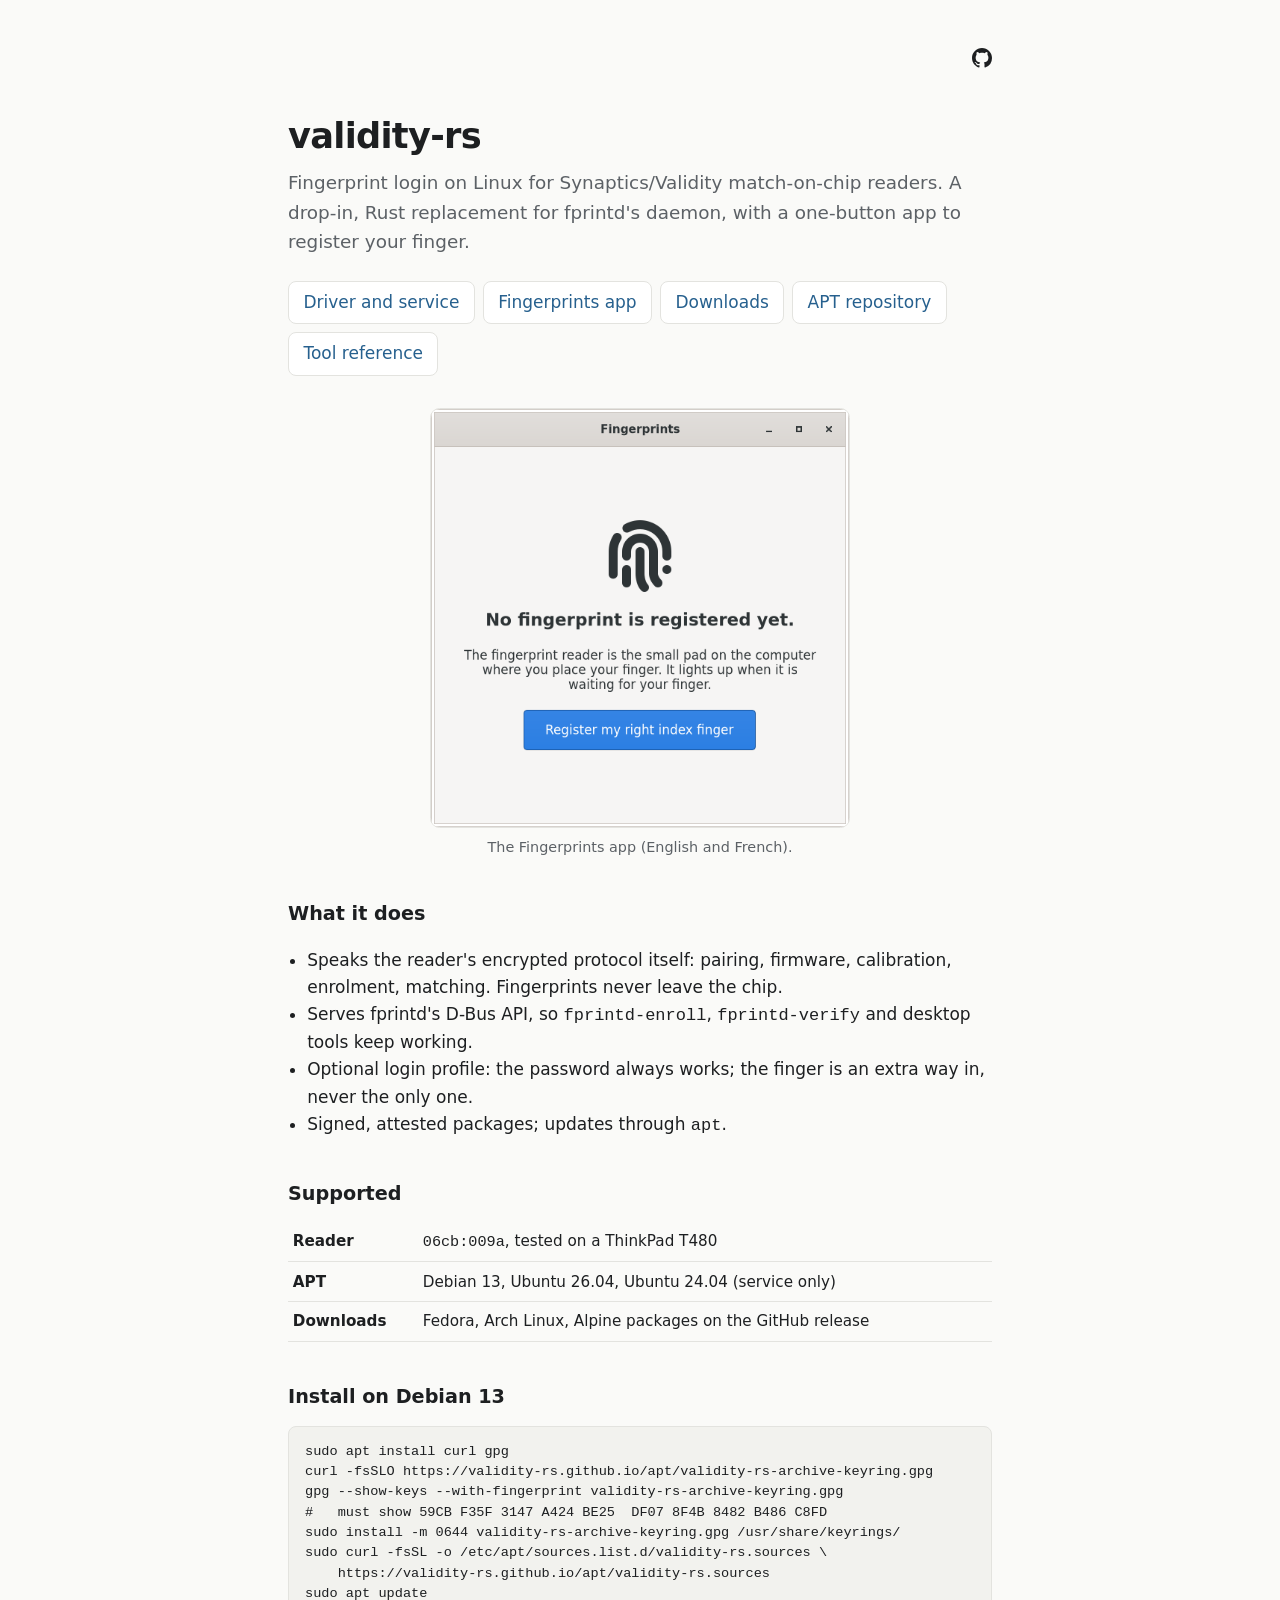
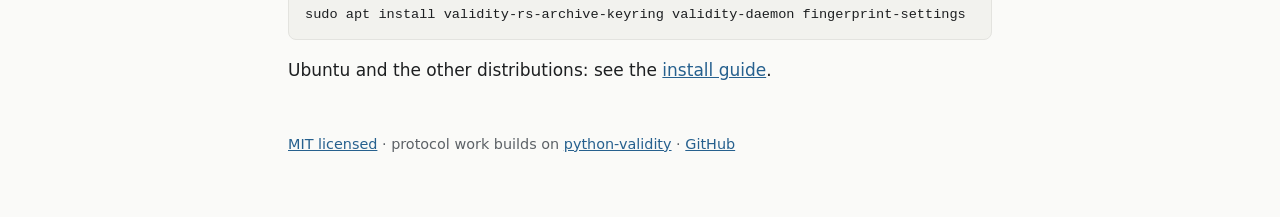
<file: index.html>
<!doctype html>
<html lang="en">
<head>
<meta charset="utf-8">
<meta name="viewport" content="width=device-width, initial-scale=1">
<title>validity-rs</title>
<meta name="description" content="Fingerprint login on Linux for Synaptics/Validity match-on-chip readers (06cb:009a, ThinkPad T480). A Rust replacement for fprintd's daemon.">
<link rel="stylesheet" href="style.css?v=2">
</head>
<body>
<main>
<header class="top"><span></span><span><a href="https://github.com/validity-rs" class="gh" aria-label="validity-rs on GitHub"><svg viewBox="0 0 16 16" width="20" height="20" aria-hidden="true" fill="currentColor"><path d="M8 0C3.58 0 0 3.58 0 8c0 3.54 2.29 6.53 5.47 7.59.4.07.55-.17.55-.38 0-.19-.01-.82-.01-1.49-2.01.37-2.53-.49-2.69-.94-.09-.23-.48-.94-.82-1.13-.28-.15-.68-.52-.01-.53.63-.01 1.08.58 1.23.82.72 1.21 1.87.87 2.33.66.07-.52.28-.87.51-1.07-1.78-.2-3.64-.89-3.64-3.95 0-.87.31-1.59.82-2.15-.08-.2-.36-1.02.08-2.12 0 0 .67-.21 2.2.82.64-.18 1.32-.27 2-.27.68 0 1.36.09 2 .27 1.53-1.04 2.2-.82 2.2-.82.44 1.1.16 1.92.08 2.12.51.56.82 1.27.82 2.15 0 3.07-1.87 3.75-3.65 3.95.29.25.54.73.54 1.48 0 1.07-.01 1.93-.01 2.2 0 .21.15.46.55.38A8.013 8.013 0 0016 8c0-4.42-3.58-8-8-8z"/></svg></a></span></header>
<h1>validity-rs</h1>
<p class="lead">Fingerprint login on Linux for Synaptics/Validity match-on-chip readers. A drop-in, Rust replacement for fprintd's daemon, with a one-button app to register your finger.</p>

<div class="links">
<a href="https://github.com/validity-rs/validity-rs">Driver and service</a>
<a href="https://github.com/validity-rs/fingerprint-settings">Fingerprints app</a>
<a href="https://github.com/validity-rs/validity-rs/releases/latest">Downloads</a>
<a href="https://validity-rs.github.io/apt/">APT repository</a>
<a href="docs.html">Tool reference</a>
</div>

<figure>
<img src="screenshot.png" alt="The Fingerprints app: no fingerprint registered yet, one button to register the right index finger" width="420" height="420">
<figcaption>The Fingerprints app (English and French).</figcaption>
</figure>

<h2>What it does</h2>
<ul>
<li>Speaks the reader's encrypted protocol itself: pairing, firmware, calibration, enrolment, matching. Fingerprints never leave the chip.</li>
<li>Serves fprintd's D-Bus API, so <code>fprintd-enroll</code>, <code>fprintd-verify</code> and desktop tools keep working.</li>
<li>Optional login profile: the password always works; the finger is an extra way in, never the only one.</li>
<li>Signed, attested packages; updates through <code>apt</code>.</li>
</ul>

<h2>Supported</h2>
<table>
<tr><th>Reader</th><td><code>06cb:009a</code>, tested on a ThinkPad T480</td></tr>
<tr><th>APT</th><td>Debian 13, Ubuntu 26.04, Ubuntu 24.04 (service only)</td></tr>
<tr><th>Downloads</th><td>Fedora, Arch Linux, Alpine packages on the GitHub release</td></tr>
</table>

<h2>Install on Debian 13</h2>
<pre><code>sudo apt install curl gpg
curl -fsSLO https://validity-rs.github.io/apt/validity-rs-archive-keyring.gpg
gpg --show-keys --with-fingerprint validity-rs-archive-keyring.gpg
#   must show 59CB F35F 3147 A424 BE25  DF07 8F4B 8482 B486 C8FD
sudo install -m 0644 validity-rs-archive-keyring.gpg /usr/share/keyrings/
sudo curl -fsSL -o /etc/apt/sources.list.d/validity-rs.sources \
    https://validity-rs.github.io/apt/validity-rs.sources
sudo apt update
sudo apt install validity-rs-archive-keyring validity-daemon fingerprint-settings</code></pre>
<p>Ubuntu and the other distributions: see the <a href="https://github.com/validity-rs/validity-rs#install">install guide</a>.</p>

<footer><a href="https://github.com/validity-rs/validity-rs/blob/master/LICENSE">MIT licensed</a> · protocol work builds on <a href="https://github.com/uunicorn/python-validity">python-validity</a> · <a href="https://github.com/validity-rs">GitHub</a></footer>
</main>
</body>
</html>
</file>
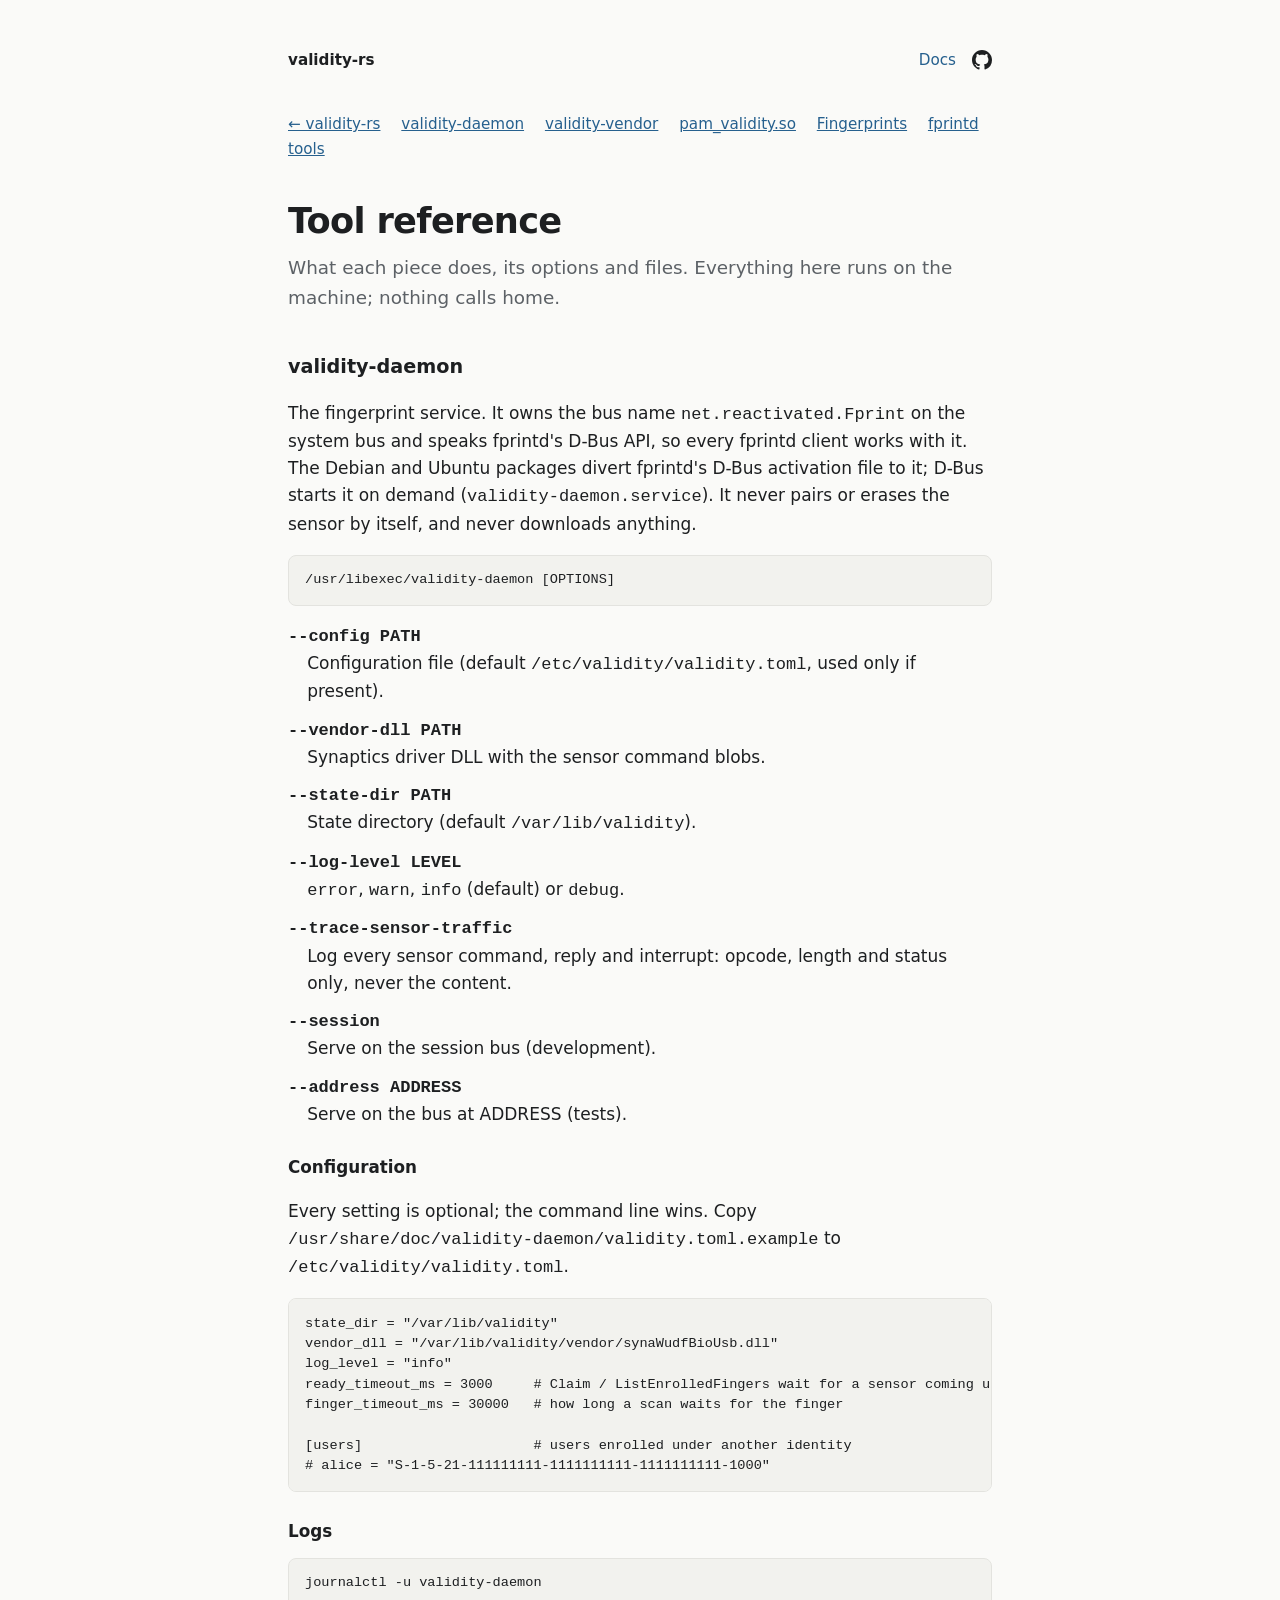
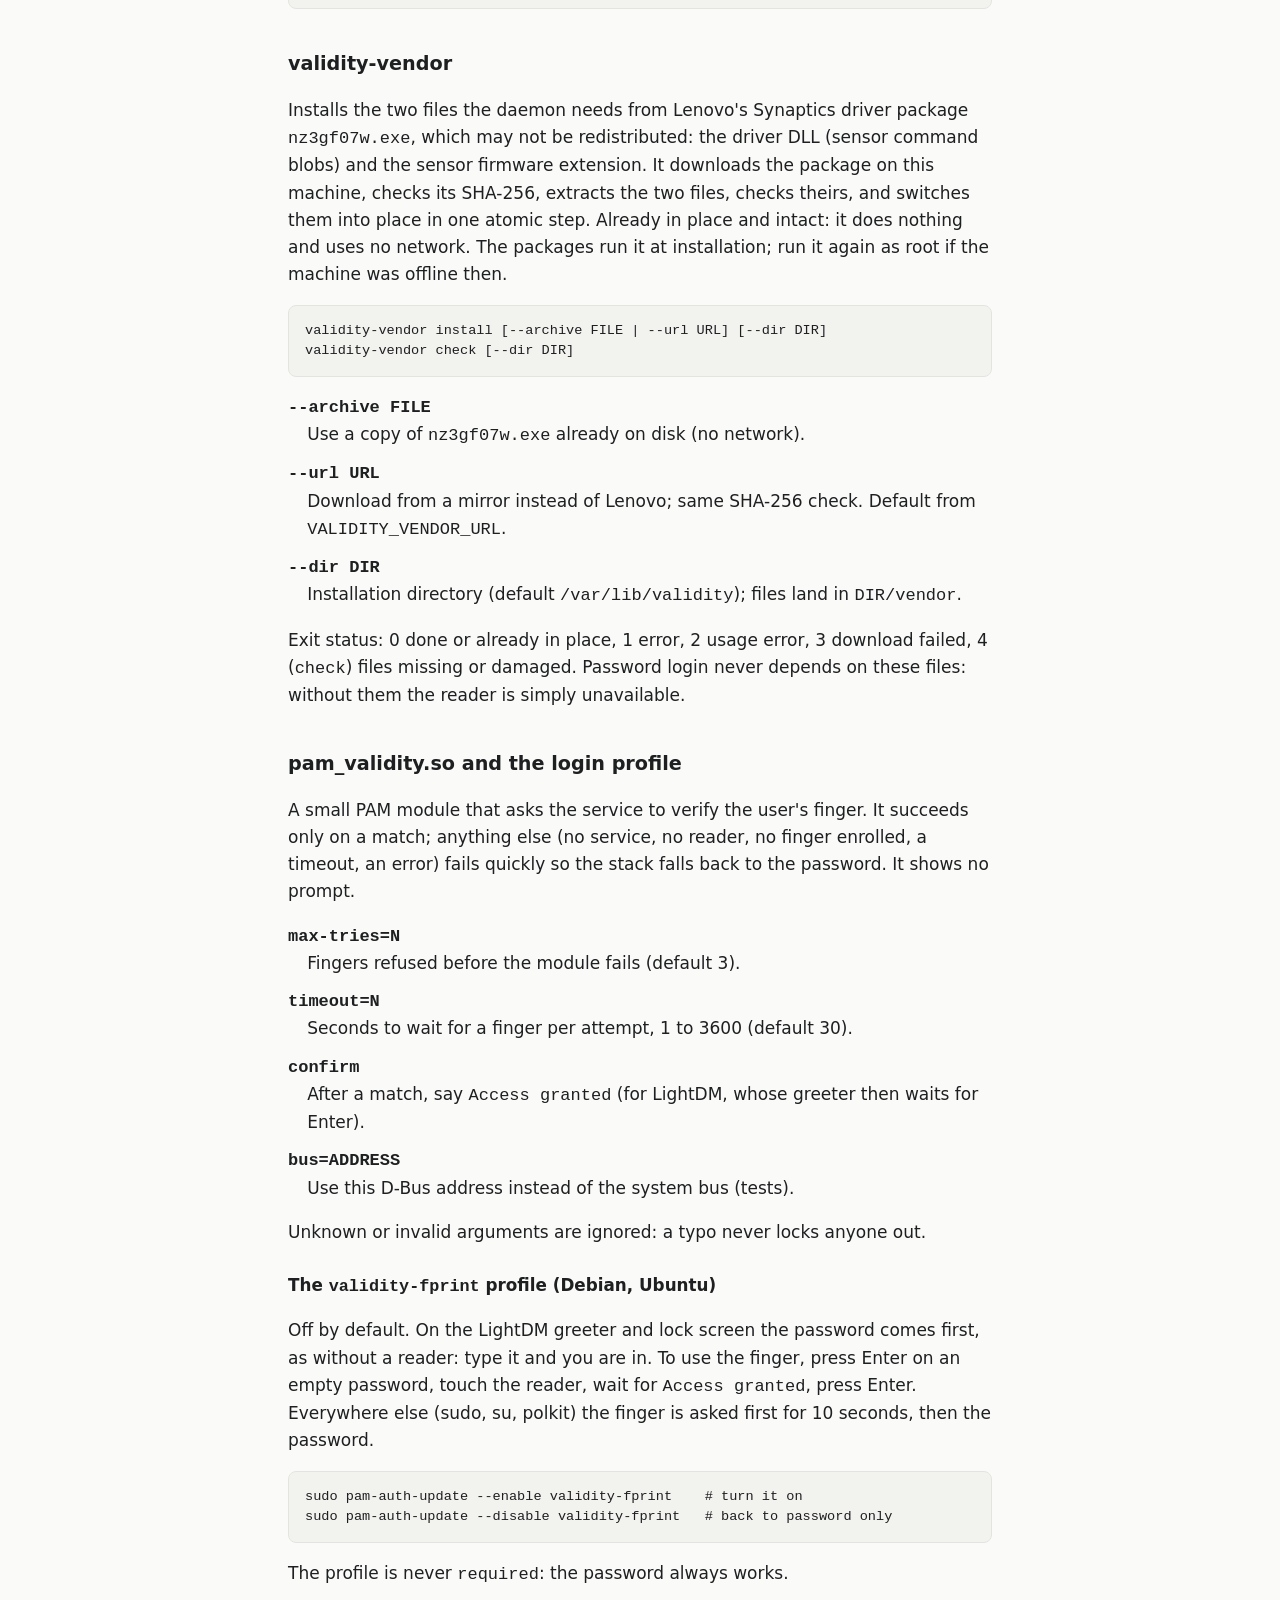
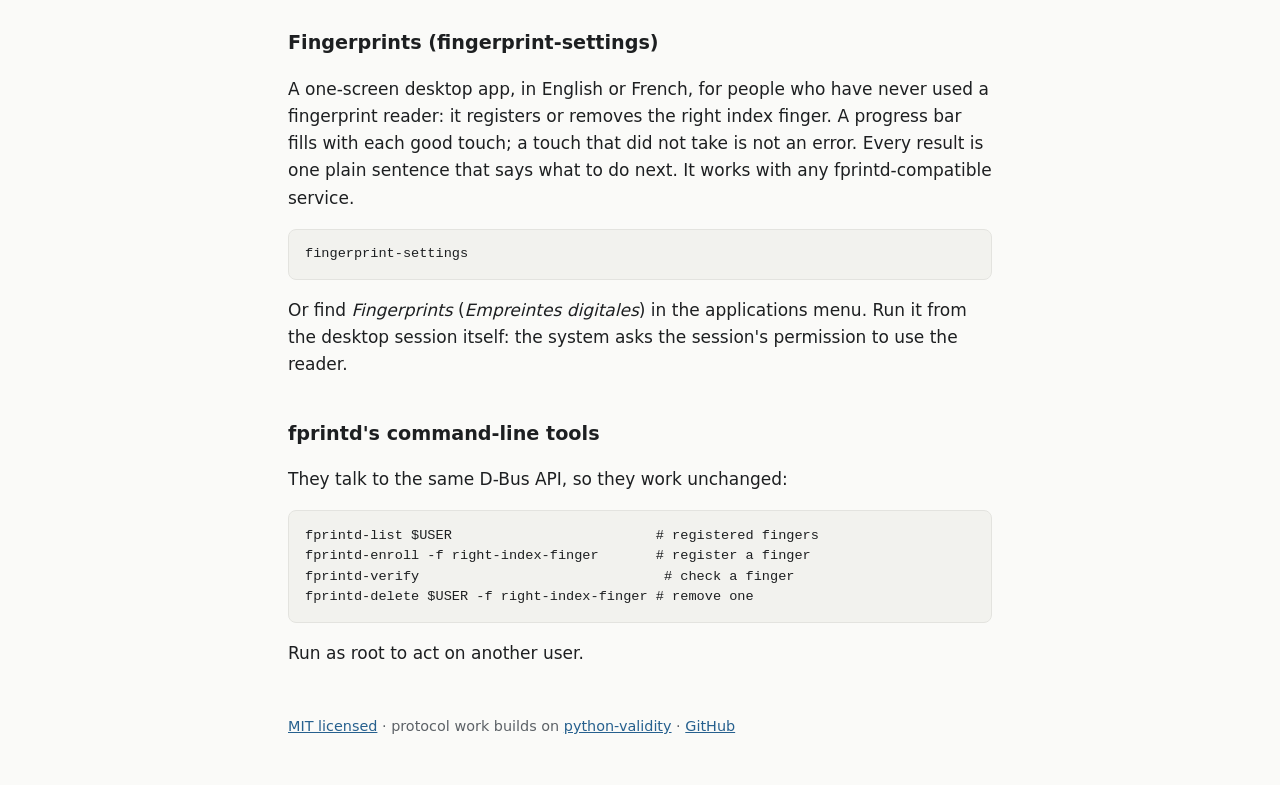
<file: docs.html>
<!doctype html>
<html lang="en">
<head>
<meta charset="utf-8">
<meta name="viewport" content="width=device-width, initial-scale=1">
<title>Tool reference · validity-rs</title>
<meta name="description" content="Reference for validity-daemon, validity-vendor, pam_validity.so and the Fingerprints app.">
<link rel="stylesheet" href="style.css?v=2">
</head>
<body>
<main>
<header class="top"><a href="./" class="brand">validity-rs</a><span><a href="docs.html">Docs</a> <a href="https://github.com/validity-rs" class="gh" aria-label="validity-rs on GitHub"><svg viewBox="0 0 16 16" width="20" height="20" aria-hidden="true" fill="currentColor"><path d="M8 0C3.58 0 0 3.58 0 8c0 3.54 2.29 6.53 5.47 7.59.4.07.55-.17.55-.38 0-.19-.01-.82-.01-1.49-2.01.37-2.53-.49-2.69-.94-.09-.23-.48-.94-.82-1.13-.28-.15-.68-.52-.01-.53.63-.01 1.08.58 1.23.82.72 1.21 1.87.87 2.33.66.07-.52.28-.87.51-1.07-1.78-.2-3.64-.89-3.64-3.95 0-.87.31-1.59.82-2.15-.08-.2-.36-1.02.08-2.12 0 0 .67-.21 2.2.82.64-.18 1.32-.27 2-.27.68 0 1.36.09 2 .27 1.53-1.04 2.2-.82 2.2-.82.44 1.1.16 1.92.08 2.12.51.56.82 1.27.82 2.15 0 3.07-1.87 3.75-3.65 3.95.29.25.54.73.54 1.48 0 1.07-.01 1.93-.01 2.2 0 .21.15.46.55.38A8.013 8.013 0 0016 8c0-4.42-3.58-8-8-8z"/></svg></a></span></header>
<nav><a href="./">← validity-rs</a> <a href="#daemon">validity-daemon</a> <a href="#vendor">validity-vendor</a> <a href="#pam">pam_validity.so</a> <a href="#app">Fingerprints</a> <a href="#fprintd">fprintd tools</a></nav>
<h1>Tool reference</h1>
<p class="lead">What each piece does, its options and files. Everything here runs on the machine; nothing calls home.</p>

<h2 id="daemon">validity-daemon</h2>
<p>The fingerprint service. It owns the bus name <code>net.reactivated.Fprint</code> on the system bus and speaks fprintd's D-Bus API, so every fprintd client works with it. The Debian and Ubuntu packages divert fprintd's D-Bus activation file to it; D-Bus starts it on demand (<code>validity-daemon.service</code>). It never pairs or erases the sensor by itself, and never downloads anything.</p>
<pre><code>/usr/libexec/validity-daemon [OPTIONS]</code></pre>
<dl>
<dt>--config PATH</dt><dd>Configuration file (default <code>/etc/validity/validity.toml</code>, used only if present).</dd>
<dt>--vendor-dll PATH</dt><dd>Synaptics driver DLL with the sensor command blobs.</dd>
<dt>--state-dir PATH</dt><dd>State directory (default <code>/var/lib/validity</code>).</dd>
<dt>--log-level LEVEL</dt><dd><code>error</code>, <code>warn</code>, <code>info</code> (default) or <code>debug</code>.</dd>
<dt>--trace-sensor-traffic</dt><dd>Log every sensor command, reply and interrupt: opcode, length and status only, never the content.</dd>
<dt>--session</dt><dd>Serve on the session bus (development).</dd>
<dt>--address ADDRESS</dt><dd>Serve on the bus at ADDRESS (tests).</dd>
</dl>
<h3>Configuration</h3>
<p>Every setting is optional; the command line wins. Copy <code>/usr/share/doc/validity-daemon/validity.toml.example</code> to <code>/etc/validity/validity.toml</code>.</p>
<pre><code>state_dir = "/var/lib/validity"
vendor_dll = "/var/lib/validity/vendor/synaWudfBioUsb.dll"
log_level = "info"
ready_timeout_ms = 3000     # Claim / ListEnrolledFingers wait for a sensor coming up
finger_timeout_ms = 30000   # how long a scan waits for the finger

[users]                     # users enrolled under another identity
# alice = "S-1-5-21-111111111-1111111111-1111111111-1000"</code></pre>
<h3>Logs</h3>
<pre><code>journalctl -u validity-daemon</code></pre>

<h2 id="vendor">validity-vendor</h2>
<p>Installs the two files the daemon needs from Lenovo's Synaptics driver package <code>nz3gf07w.exe</code>, which may not be redistributed: the driver DLL (sensor command blobs) and the sensor firmware extension. It downloads the package on this machine, checks its SHA-256, extracts the two files, checks theirs, and switches them into place in one atomic step. Already in place and intact: it does nothing and uses no network. The packages run it at installation; run it again as root if the machine was offline then.</p>
<pre><code>validity-vendor install [--archive FILE | --url URL] [--dir DIR]
validity-vendor check [--dir DIR]</code></pre>
<dl>
<dt>--archive FILE</dt><dd>Use a copy of <code>nz3gf07w.exe</code> already on disk (no network).</dd>
<dt>--url URL</dt><dd>Download from a mirror instead of Lenovo; same SHA-256 check. Default from <code>VALIDITY_VENDOR_URL</code>.</dd>
<dt>--dir DIR</dt><dd>Installation directory (default <code>/var/lib/validity</code>); files land in <code>DIR/vendor</code>.</dd>
</dl>
<p>Exit status: 0 done or already in place, 1 error, 2 usage error, 3 download failed, 4 (<code>check</code>) files missing or damaged. Password login never depends on these files: without them the reader is simply unavailable.</p>

<h2 id="pam">pam_validity.so and the login profile</h2>
<p>A small PAM module that asks the service to verify the user's finger. It succeeds only on a match; anything else (no service, no reader, no finger enrolled, a timeout, an error) fails quickly so the stack falls back to the password. It shows no prompt.</p>
<dl>
<dt>max-tries=N</dt><dd>Fingers refused before the module fails (default 3).</dd>
<dt>timeout=N</dt><dd>Seconds to wait for a finger per attempt, 1 to 3600 (default 30).</dd>
<dt>confirm</dt><dd>After a match, say <code>Access granted</code> (for LightDM, whose greeter then waits for Enter).</dd>
<dt>bus=ADDRESS</dt><dd>Use this D-Bus address instead of the system bus (tests).</dd>
</dl>
<p>Unknown or invalid arguments are ignored: a typo never locks anyone out.</p>
<h3>The <code>validity-fprint</code> profile (Debian, Ubuntu)</h3>
<p>Off by default. On the LightDM greeter and lock screen the password comes first, as without a reader: type it and you are in. To use the finger, press Enter on an empty password, touch the reader, wait for <code>Access granted</code>, press Enter. Everywhere else (sudo, su, polkit) the finger is asked first for 10 seconds, then the password.</p>
<pre><code>sudo pam-auth-update --enable validity-fprint    # turn it on
sudo pam-auth-update --disable validity-fprint   # back to password only</code></pre>
<p>The profile is never <code>required</code>: the password always works.</p>

<h2 id="app">Fingerprints (fingerprint-settings)</h2>
<p>A one-screen desktop app, in English or French, for people who have never used a fingerprint reader: it registers or removes the right index finger. A progress bar fills with each good touch; a touch that did not take is not an error. Every result is one plain sentence that says what to do next. It works with any fprintd-compatible service.</p>
<pre><code>fingerprint-settings</code></pre>
<p>Or find <em>Fingerprints</em> (<em>Empreintes digitales</em>) in the applications menu. Run it from the desktop session itself: the system asks the session's permission to use the reader.</p>

<h2 id="fprintd">fprintd's command-line tools</h2>
<p>They talk to the same D-Bus API, so they work unchanged:</p>
<pre><code>fprintd-list $USER                         # registered fingers
fprintd-enroll -f right-index-finger       # register a finger
fprintd-verify                              # check a finger
fprintd-delete $USER -f right-index-finger # remove one</code></pre>
<p>Run as root to act on another user.</p>

<footer><a href="https://github.com/validity-rs/validity-rs/blob/master/LICENSE">MIT licensed</a> · protocol work builds on <a href="https://github.com/uunicorn/python-validity">python-validity</a> · <a href="https://github.com/validity-rs">GitHub</a></footer>
</main>
</body>
</html>
</file>
<file: style.css>
:root{--bg:#fafaf8;--fg:#1d1f21;--muted:#5c6166;--card:#fff;--line:#e3e3df;--accent:#26608e;--code:#f2f2ee}
@media (prefers-color-scheme:dark){:root{--bg:#141618;--fg:#e8e8e6;--muted:#a0a5aa;--card:#1c1f22;--line:#2c3034;--accent:#7fb3de;--code:#202428}}
*{box-sizing:border-box}
body{margin:0;background:var(--bg);color:var(--fg);font:17px/1.6 system-ui,-apple-system,"Segoe UI",sans-serif}
main{max-width:46rem;margin:0 auto;padding:3rem 1rem 4rem}
h1{font-size:2.2rem;margin:0 0 .25rem;letter-spacing:-.02em}
h2{font-size:1.2rem;margin:2.5rem 0 .75rem}
p.lead{font-size:1.15rem;color:var(--muted);margin:0 0 1.5rem}
a{color:var(--accent)}
.links{display:flex;flex-wrap:wrap;gap:.5rem;margin:1.5rem 0}
.links a{border:1px solid var(--line);background:var(--card);padding:.45rem .9rem;border-radius:.5rem;text-decoration:none}
figure{margin:2rem 0;text-align:center}
figure img{max-width:100%;width:420px;border-radius:.6rem;border:1px solid var(--line)}
figcaption{color:var(--muted);font-size:.9rem}
ul{padding-left:1.2rem}
pre{background:var(--code);border:1px solid var(--line);border-radius:.5rem;padding:.9rem 1rem;overflow-x:auto;font-size:.85rem;line-height:1.5}
code{font-family:ui-monospace,"SF Mono",Menlo,Consolas,monospace}
table{border-collapse:collapse;width:100%;font-size:.95rem}
td,th{border-bottom:1px solid var(--line);padding:.45rem .3rem;text-align:left}
footer{margin-top:3rem;color:var(--muted);font-size:.9rem}
nav{margin:0 0 2rem;font-size:.95rem}nav a{margin-right:1rem}
dt{font-family:ui-monospace,"SF Mono",Menlo,Consolas,monospace;font-weight:600;margin-top:.7rem}dd{margin:0 0 0 1.2rem;color:var(--fg)}
h3{font-size:1.05rem;margin:1.6rem 0 .4rem}
header.top{display:flex;justify-content:space-between;align-items:center;margin:0 0 2.5rem;font-size:.95rem}header.top a{text-decoration:none}header.top .brand{font-weight:600;color:var(--fg)}header.top span{display:flex;gap:1rem;align-items:center}header.top .gh{color:var(--fg);display:inline-flex}
</file>
